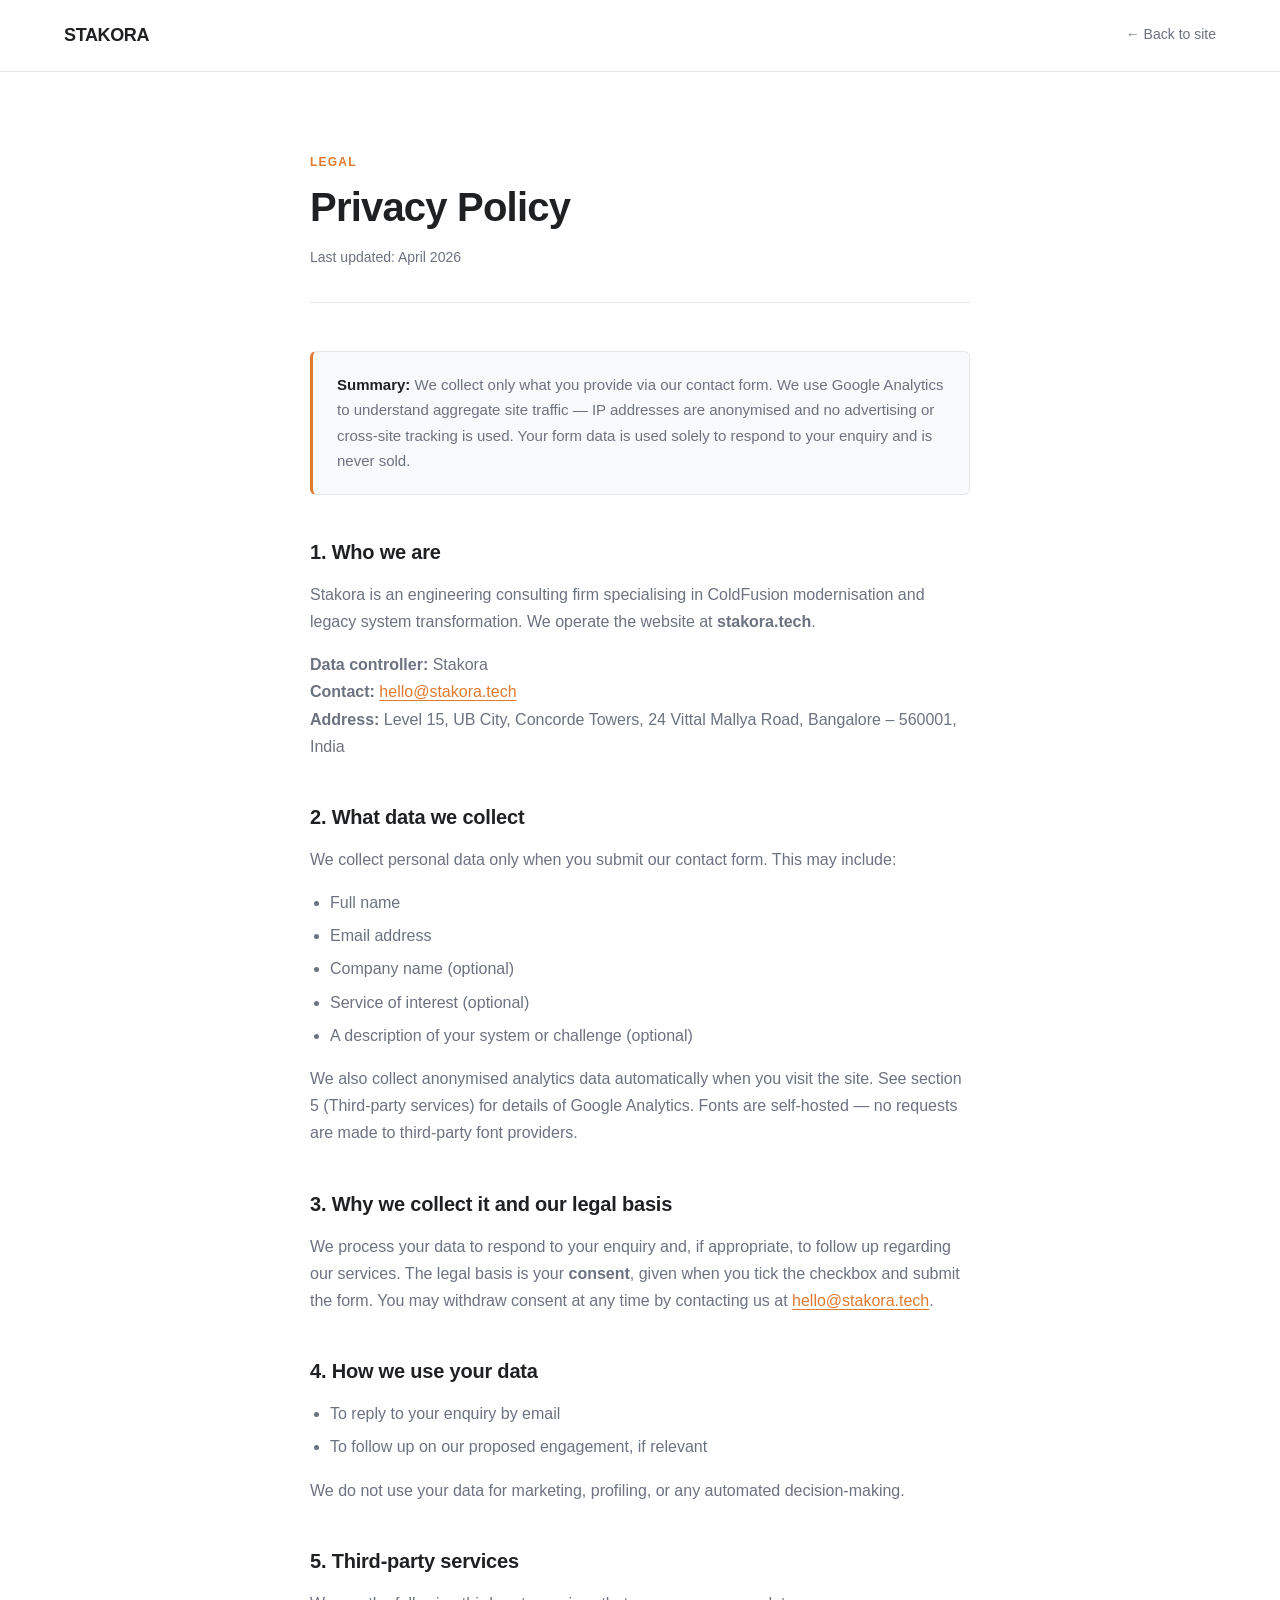
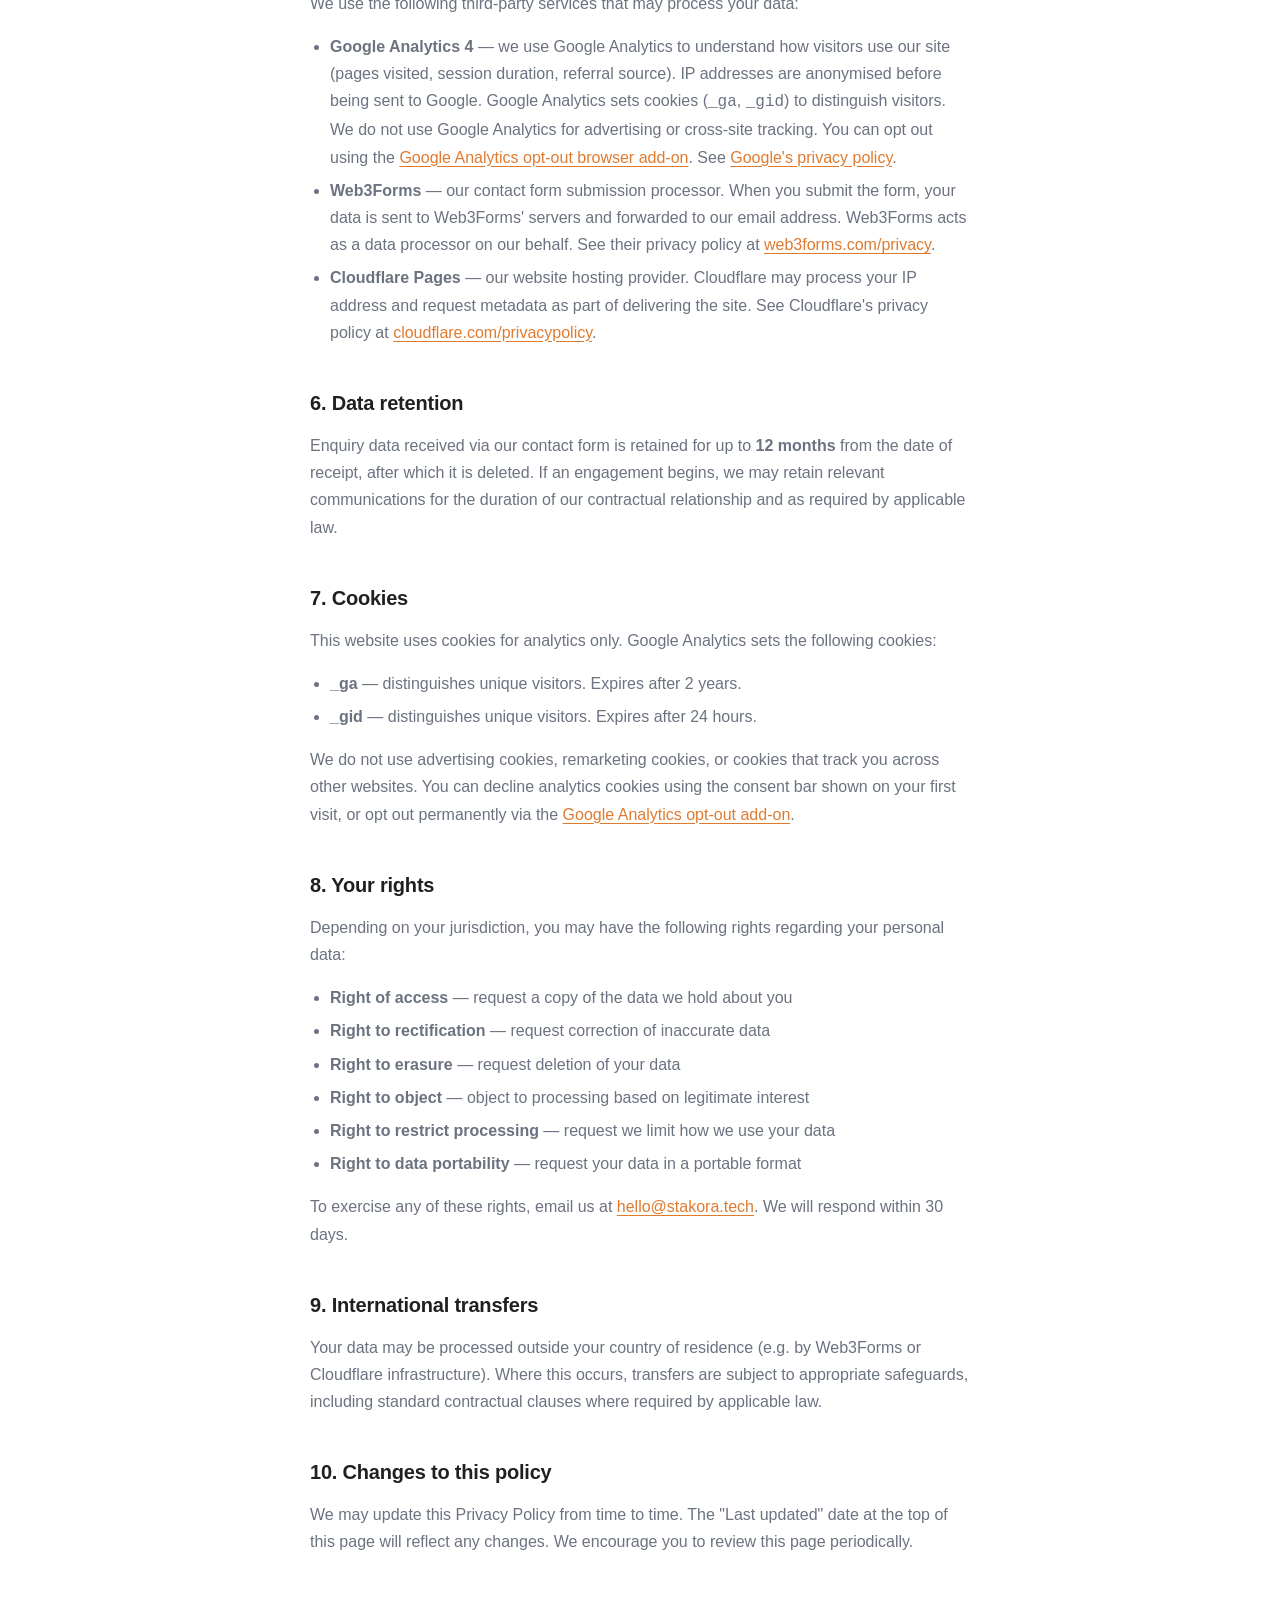
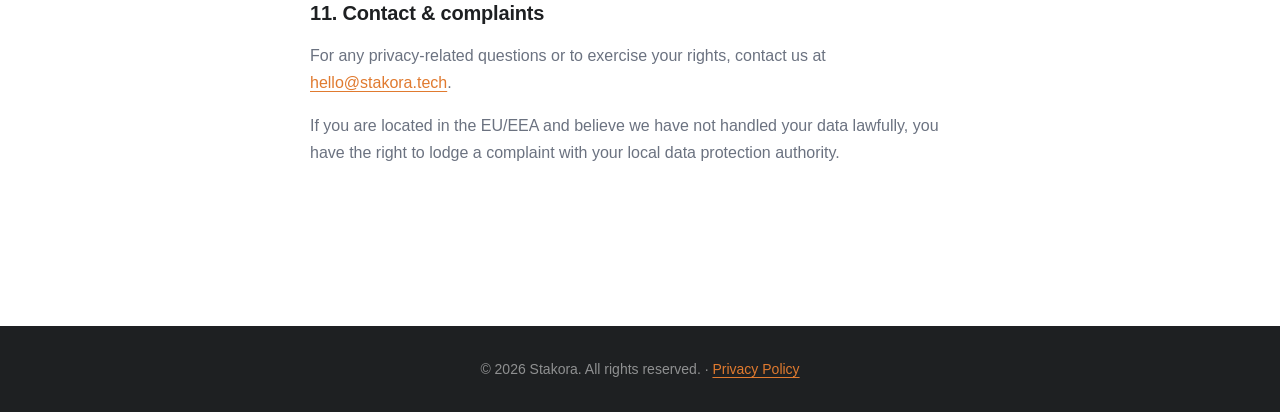
<file: privacy.html>
<!DOCTYPE html>
<html lang="en">
<head>
  <meta charset="UTF-8" />
  <meta name="viewport" content="width=device-width, initial-scale=1.0" />
  <meta http-equiv="X-Content-Type-Options" content="nosniff" />
  <meta http-equiv="Referrer-Policy" content="strict-origin-when-cross-origin" />
  <title>Privacy Policy — Stakora</title>
  <meta name="description" content="Privacy Policy for Stakora. How we collect, use, and protect your personal data." />
  <meta name="robots" content="noindex, follow" />
  <link rel="icon" href="images/favicon.ico" sizes="any" />
  <link rel="icon" href="images/favicon.svg" type="image/svg+xml" />
  <link rel="apple-touch-icon" href="images/apple-touch-icon.png" />
  <!-- Google Analytics -->
  <script async src="https://www.googletagmanager.com/gtag/js?id=G-4CVD296BKP"></script>
  <script>
    window.dataLayer = window.dataLayer || [];
    function gtag(){dataLayer.push(arguments);}
    gtag('js', new Date());
    gtag('config', 'G-4CVD296BKP', { anonymize_ip: true });
  </script>
  <style>
    :root {
      --color-orange:   #E07A2F;
      --color-charcoal: #1E2022;
      --color-dark:     #3A3F47;
      --color-body:     #6B7280;
      --color-border:   #E5E7EB;
      --color-surface:  #F8F9FA;
      --color-white:    #FFFFFF;
      --font-base: -apple-system, BlinkMacSystemFont, 'Inter', 'Segoe UI', sans-serif;
      --max-width: 740px;
    }

    *, *::before, *::after { box-sizing: border-box; margin: 0; padding: 0; }

    html { font-size: 16px; scroll-behavior: smooth; }

    body {
      font-family: var(--font-base);
      font-size: 1rem;
      color: var(--color-body);
      line-height: 1.7;
      -webkit-font-smoothing: antialiased;
      background: var(--color-white);
    }

    a { color: var(--color-orange); text-decoration: underline; text-underline-offset: 3px; }
    a:hover { opacity: 0.8; }

    /* Nav */
    .nav-bar {
      background: var(--color-white);
      border-bottom: 1px solid var(--color-border);
      padding: 20px clamp(24px, 5vw, 96px);
      display: flex;
      align-items: center;
      justify-content: space-between;
    }
    .nav-bar .logo {
      font-weight: 700;
      font-size: 1.125rem;
      color: var(--color-charcoal);
      text-decoration: none;
      letter-spacing: -0.02em;
    }
    .nav-bar .back-link {
      font-size: 0.875rem;
      font-weight: 500;
      color: var(--color-body);
      text-decoration: none;
    }
    .nav-bar .back-link:hover { color: var(--color-orange); }

    /* Content */
    .page-wrap {
      max-width: var(--max-width);
      margin: 0 auto;
      padding: clamp(40px, 8vw, 80px) clamp(24px, 5vw, 40px);
    }

    .page-header {
      margin-bottom: 48px;
      padding-bottom: 32px;
      border-bottom: 1px solid var(--color-border);
    }

    .section-label {
      font-size: 0.75rem;
      font-weight: 700;
      letter-spacing: 0.1em;
      text-transform: uppercase;
      color: var(--color-orange);
      display: block;
      margin-bottom: 12px;
      text-decoration: none;
    }

    h1 {
      font-size: clamp(1.75rem, 4vw, 2.5rem);
      font-weight: 700;
      color: var(--color-charcoal);
      line-height: 1.15;
      letter-spacing: -0.02em;
      margin-bottom: 16px;
    }

    .last-updated {
      font-size: 0.875rem;
      color: var(--color-body);
    }

    h2 {
      font-size: 1.25rem;
      font-weight: 700;
      color: var(--color-charcoal);
      letter-spacing: -0.01em;
      margin-top: 40px;
      margin-bottom: 12px;
    }

    p { margin-bottom: 16px; max-width: none; }
    p:last-child { margin-bottom: 0; }

    ul {
      list-style: disc;
      padding-left: 20px;
      margin-bottom: 16px;
    }
    ul li { margin-bottom: 6px; }

    .info-box {
      background: var(--color-surface);
      border: 1px solid var(--color-border);
      border-left: 3px solid var(--color-orange);
      border-radius: 6px;
      padding: 20px 24px;
      margin: 24px 0;
      font-size: 0.9375rem;
    }
    .info-box strong { color: var(--color-charcoal); }

    /* Footer */
    .page-footer {
      background: #1E2022;
      color: rgba(255,255,255,0.5);
      text-align: center;
      padding: 32px clamp(24px, 5vw, 96px);
      font-size: 0.875rem;
      margin-top: 80px;
    }
    .page-footer a { color: var(--color-orange); }
  </style>
</head>
<body>

  <nav class="nav-bar">
    <a href="index.html" class="logo">STAKORA</a>
    <a href="index.html" class="back-link">← Back to site</a>
  </nav>

  <main class="page-wrap">

    <header class="page-header">
      <span class="section-label">Legal</span>
      <h1>Privacy Policy</h1>
      <p class="last-updated">Last updated: April 2026</p>
    </header>

    <div class="info-box">
      <strong>Summary:</strong> We collect only what you provide via our contact form. We use
      Google Analytics to understand aggregate site traffic — IP addresses are anonymised and no
      advertising or cross-site tracking is used. Your form data is used solely to respond to
      your enquiry and is never sold.
    </div>

    <h2>1. Who we are</h2>
    <p>
      Stakora is an engineering consulting firm specialising in ColdFusion modernisation and legacy
      system transformation. We operate the website at <strong>stakora.tech</strong>.
    </p>
    <p>
      <strong>Data controller:</strong> Stakora<br />
      <strong>Contact:</strong> <a href="mailto:hello@stakora.tech">hello@stakora.tech</a><br />
      <strong>Address:</strong> Level 15, UB City, Concorde Towers, 24 Vittal Mallya Road,
      Bangalore – 560001, India
    </p>

    <h2>2. What data we collect</h2>
    <p>
      We collect personal data only when you submit our contact form. This may include:
    </p>
    <ul>
      <li>Full name</li>
      <li>Email address</li>
      <li>Company name (optional)</li>
      <li>Service of interest (optional)</li>
      <li>A description of your system or challenge (optional)</li>
    </ul>
    <p>
      We also collect anonymised analytics data automatically when you visit the site. See
      section 5 (Third-party services) for details of Google Analytics. Fonts are self-hosted —
      no requests are made to third-party font providers.
    </p>

    <h2>3. Why we collect it and our legal basis</h2>
    <p>
      We process your data to respond to your enquiry and, if appropriate, to follow up regarding
      our services. The legal basis is your <strong>consent</strong>, given when you tick the
      checkbox and submit the form. You may withdraw consent at any time by contacting us at
      <a href="mailto:hello@stakora.tech">hello@stakora.tech</a>.
    </p>

    <h2>4. How we use your data</h2>
    <ul>
      <li>To reply to your enquiry by email</li>
      <li>To follow up on our proposed engagement, if relevant</li>
    </ul>
    <p>We do not use your data for marketing, profiling, or any automated decision-making.</p>

    <h2>5. Third-party services</h2>
    <p>We use the following third-party services that may process your data:</p>
    <ul>
      <li>
        <strong>Google Analytics 4</strong> — we use Google Analytics to understand how visitors
        use our site (pages visited, session duration, referral source). IP addresses are
        anonymised before being sent to Google. Google Analytics sets cookies (<code>_ga</code>,
        <code>_gid</code>) to distinguish visitors. We do not use Google Analytics for
        advertising or cross-site tracking. You can opt out using the
        <a href="https://tools.google.com/dlpage/gaoptout" target="_blank" rel="noopener noreferrer">Google Analytics opt-out browser add-on</a>. See
        <a href="https://policies.google.com/privacy" target="_blank" rel="noopener noreferrer">Google's privacy policy</a>.
      </li>
      <li>
        <strong>Web3Forms</strong> — our contact form submission processor. When you submit
        the form, your data is sent to Web3Forms' servers and forwarded to our email address.
        Web3Forms acts as a data processor on our behalf. See their privacy policy at
        <a href="https://web3forms.com/privacy" target="_blank" rel="noopener noreferrer">web3forms.com/privacy</a>.
      </li>
      <li>
        <strong>Cloudflare Pages</strong> — our website hosting provider. Cloudflare may
        process your IP address and request metadata as part of delivering the site. See
        Cloudflare's privacy policy at
        <a href="https://www.cloudflare.com/privacypolicy/" target="_blank" rel="noopener noreferrer">cloudflare.com/privacypolicy</a>.
      </li>
    </ul>

    <h2>6. Data retention</h2>
    <p>
      Enquiry data received via our contact form is retained for up to <strong>12 months</strong>
      from the date of receipt, after which it is deleted. If an engagement begins, we may retain
      relevant communications for the duration of our contractual relationship and as required by
      applicable law.
    </p>

    <h2>7. Cookies</h2>
    <p>
      This website uses cookies for analytics only. Google Analytics sets the following cookies:
    </p>
    <ul>
      <li><strong>_ga</strong> — distinguishes unique visitors. Expires after 2 years.</li>
      <li><strong>_gid</strong> — distinguishes unique visitors. Expires after 24 hours.</li>
    </ul>
    <p>
      We do not use advertising cookies, remarketing cookies, or cookies that track you across
      other websites. You can decline analytics cookies using the consent bar shown on your
      first visit, or opt out permanently via the
      <a href="https://tools.google.com/dlpage/gaoptout" target="_blank" rel="noopener noreferrer">Google Analytics opt-out add-on</a>.
    </p>

    <h2>8. Your rights</h2>
    <p>
      Depending on your jurisdiction, you may have the following rights regarding your personal data:
    </p>
    <ul>
      <li><strong>Right of access</strong> — request a copy of the data we hold about you</li>
      <li><strong>Right to rectification</strong> — request correction of inaccurate data</li>
      <li><strong>Right to erasure</strong> — request deletion of your data</li>
      <li><strong>Right to object</strong> — object to processing based on legitimate interest</li>
      <li><strong>Right to restrict processing</strong> — request we limit how we use your data</li>
      <li><strong>Right to data portability</strong> — request your data in a portable format</li>
    </ul>
    <p>
      To exercise any of these rights, email us at
      <a href="mailto:hello@stakora.tech">hello@stakora.tech</a>. We will respond within
      30 days.
    </p>

    <h2>9. International transfers</h2>
    <p>
      Your data may be processed outside your country of residence (e.g. by Web3Forms or
      Cloudflare infrastructure). Where this occurs, transfers are subject to appropriate
      safeguards, including standard contractual clauses where required by applicable law.
    </p>

    <h2>10. Changes to this policy</h2>
    <p>
      We may update this Privacy Policy from time to time. The "Last updated" date at the top of
      this page will reflect any changes. We encourage you to review this page periodically.
    </p>

    <h2>11. Contact &amp; complaints</h2>
    <p>
      For any privacy-related questions or to exercise your rights, contact us at
      <a href="mailto:hello@stakora.tech">hello@stakora.tech</a>.
    </p>
    <p>
      If you are located in the EU/EEA and believe we have not handled your data lawfully, you
      have the right to lodge a complaint with your local data protection authority.
    </p>

  </main>

  <footer class="page-footer">
    <p>© 2026 Stakora. All rights reserved. · <a href="privacy.html">Privacy Policy</a></p>
  </footer>

</body>
</html>
</file>
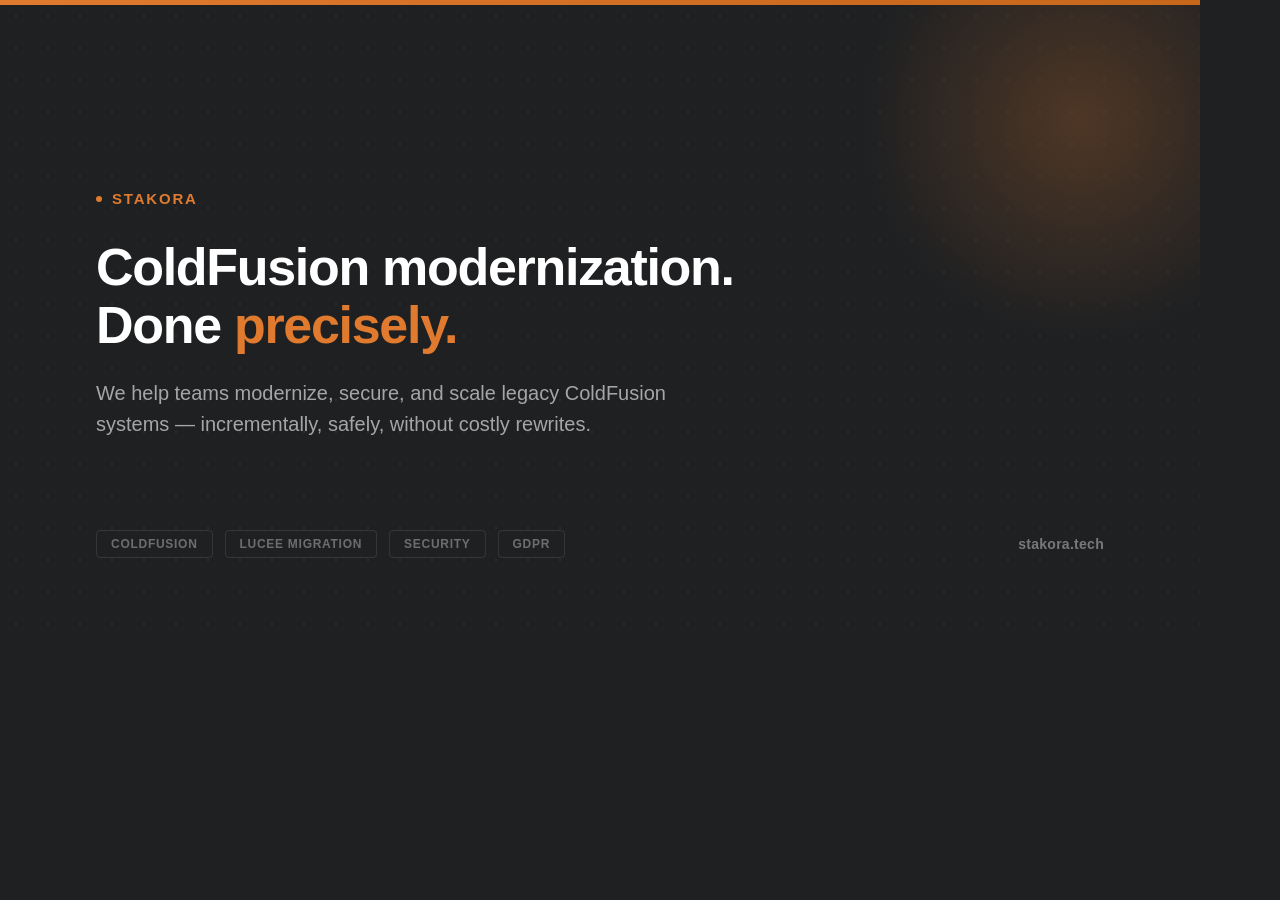
<file: images/og-image-source.html>
<!DOCTYPE html>
<html>
<head>
<meta charset="UTF-8" />
<style>
  * { margin: 0; padding: 0; box-sizing: border-box; }

  body {
    width: 1200px;
    height: 630px;
    overflow: hidden;
    font-family: -apple-system, BlinkMacSystemFont, 'Inter', 'Segoe UI', sans-serif;
    background: #1E2022;
  }

  .wrap {
    width: 1200px;
    height: 630px;
    position: relative;
    display: flex;
    align-items: center;
    padding: 72px 96px;
    background: #1E2022;
    overflow: hidden;
  }

  /* Grid dot texture */
  .wrap::before {
    content: '';
    position: absolute;
    inset: 0;
    background-image: radial-gradient(circle, rgba(255,255,255,0.06) 1px, transparent 1px);
    background-size: 32px 32px;
  }

  /* Orange glow */
  .wrap::after {
    content: '';
    position: absolute;
    top: -120px;
    right: -120px;
    width: 480px;
    height: 480px;
    background: radial-gradient(circle, rgba(224,122,47,0.25) 0%, transparent 65%);
    pointer-events: none;
  }

  /* Orange top bar */
  .bar {
    position: absolute;
    top: 0; left: 0; right: 0;
    height: 5px;
    background: linear-gradient(90deg, #E07A2F, #C4651A);
  }

  .content {
    position: relative;
    z-index: 2;
    max-width: 700px;
  }

  .logo {
    font-size: 15px;
    font-weight: 700;
    letter-spacing: 0.12em;
    text-transform: uppercase;
    color: #E07A2F;
    margin-bottom: 32px;
    display: flex;
    align-items: center;
    gap: 10px;
  }
  .logo-dot {
    width: 6px;
    height: 6px;
    background: #E07A2F;
    border-radius: 50%;
  }

  h1 {
    font-size: 52px;
    font-weight: 700;
    color: #FFFFFF;
    line-height: 1.1;
    letter-spacing: -0.025em;
    margin-bottom: 24px;
  }

  h1 em {
    font-style: normal;
    color: #E07A2F;
  }

  p {
    font-size: 20px;
    color: rgba(255,255,255,0.6);
    line-height: 1.55;
    font-weight: 400;
    max-width: 580px;
  }

  .tags {
    position: absolute;
    bottom: 72px;
    left: 96px;
    right: 96px;
    display: flex;
    align-items: center;
    gap: 12px;
    z-index: 2;
  }

  .tag {
    font-size: 12px;
    font-weight: 600;
    letter-spacing: 0.06em;
    text-transform: uppercase;
    color: rgba(255,255,255,0.35);
    padding: 6px 14px;
    border: 1px solid rgba(255,255,255,0.1);
    border-radius: 4px;
  }

  .domain {
    margin-left: auto;
    font-size: 14px;
    font-weight: 600;
    color: rgba(255,255,255,0.4);
    letter-spacing: 0.02em;
  }
</style>
</head>
<body>
<div class="wrap">
  <div class="bar"></div>

  <div class="content">
    <div class="logo">
      <div class="logo-dot"></div>
      STAKORA
    </div>
    <h1>ColdFusion modernization.<br>Done <em>precisely.</em></h1>
    <p>We help teams modernize, secure, and scale legacy ColdFusion systems — incrementally, safely, without costly rewrites.</p>
  </div>

  <div class="tags">
    <span class="tag">ColdFusion</span>
    <span class="tag">Lucee Migration</span>
    <span class="tag">Security</span>
    <span class="tag">GDPR</span>
    <span class="domain">stakora.tech</span>
  </div>
</div>
</body>
</html>
</file>
